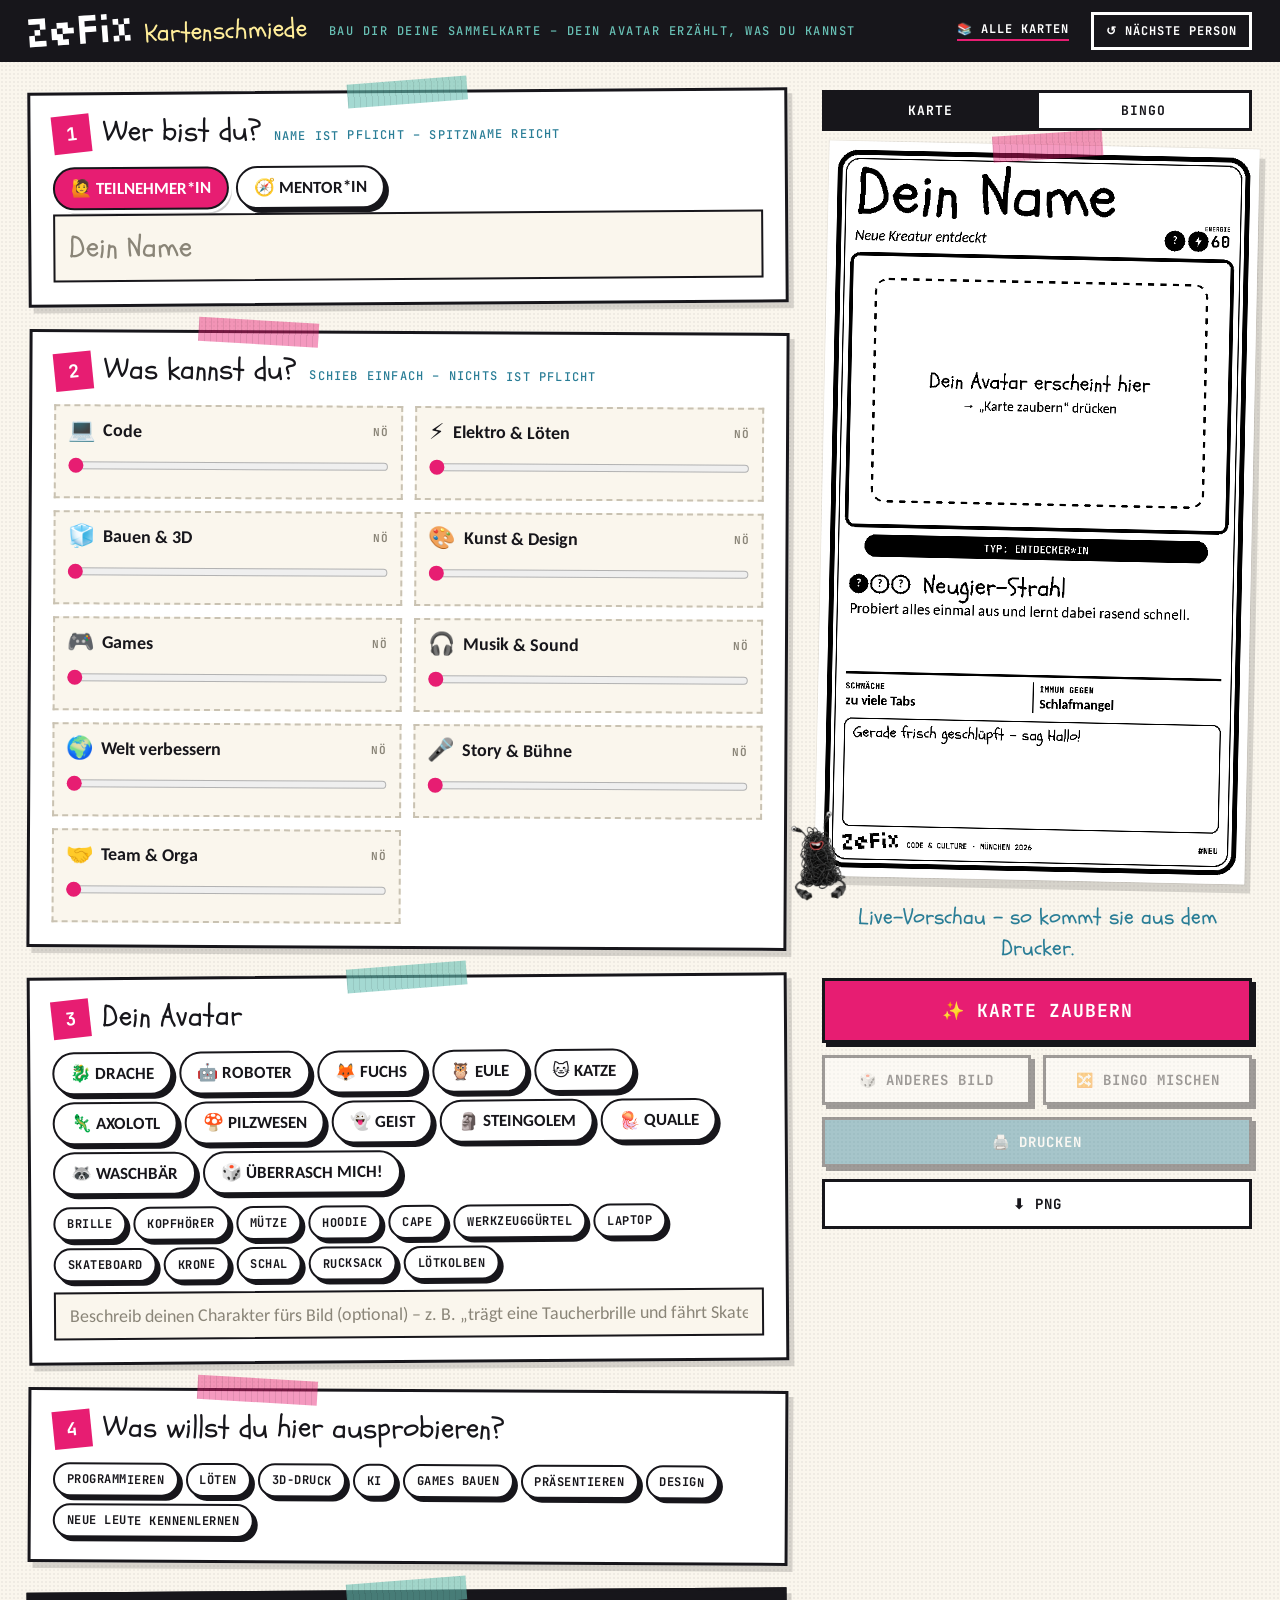
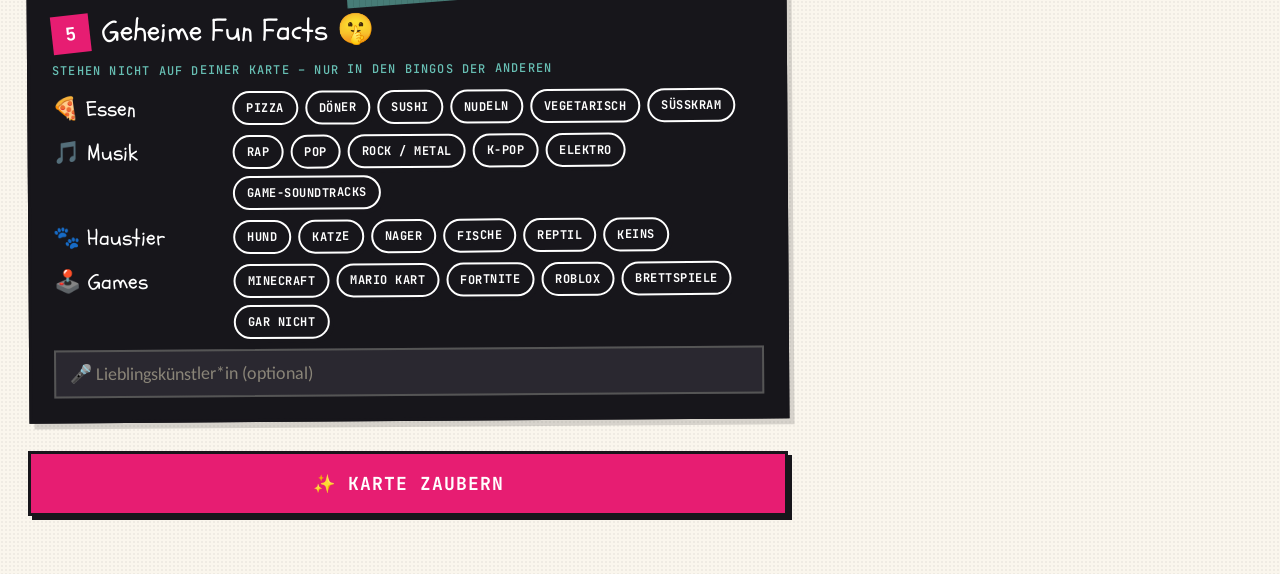
<file: public/index.html>
<!doctype html>
<html lang="de">
<head>
  <meta charset="utf-8">
  <meta name="viewport" content="width=device-width, initial-scale=1">
  <title>ZeFix! Kartenschmiede</title>
  <link rel="icon" href="favicon.svg">
  <link rel="stylesheet" href="style.css">
</head>
<body>
  <header class="top">
    <div class="brand"><img class="wort" src="assets/zefix-wortmarke-weiss.svg" alt="ZeFix!"><span class="claim">Kartenschmiede</span></div>
    <div class="hint">Bau dir deine Sammelkarte – dein Avatar erzählt, was du kannst</div>
    <a class="toplink" href="overview.html">📚 Alle Karten</a>
    <button id="reset" class="ghost" title="Für die nächste Person alles leeren">↺ Nächste Person</button>
  </header>

  <main>
    <section class="form">
      <div class="step">
        <h2><span class="num">1</span> Wer bist du? <small>Name ist Pflicht – Spitzname reicht</small></h2>
        <div id="role" class="chips big"></div>
        <input id="name" maxlength="18" placeholder="Dein Name" autocomplete="off" required>
      </div>

      <div class="step">
        <h2><span class="num">2</span> Was kannst du? <small>Schieb einfach – nichts ist Pflicht</small></h2>
        <div id="skills" class="skills"></div>
      </div>

      <div class="step">
        <h2><span class="num">3</span> Dein Avatar</h2>
        <div id="creatures" class="chips big"></div>
        <div id="extras" class="chips"></div>
        <input id="avatarText" maxlength="100" placeholder="Beschreib deinen Charakter fürs Bild (optional) – z. B. „trägt eine Taucherbrille und fährt Skateboard“">
      </div>

      <div class="step">
        <h2><span class="num">4</span> <span id="learnTitle">Was willst du hier ausprobieren?</span></h2>
        <div id="learn" class="chips"></div>
      </div>

      <div class="step secret">
        <h2><span class="num">5</span> Geheime Fun Facts 🤫 <small>Stehen nicht auf deiner Karte – nur in den Bingos der anderen</small></h2>
        <div id="fun" class="fun"></div>
        <input id="favArtist" maxlength="30" placeholder="🎤 Lieblingskünstler*in (optional)">
      </div>

      <button id="generate2" class="primary inline-generate">✨ Karte zaubern</button>
    </section>

    <aside class="preview">
      <div class="tabs">
        <button id="tabCard" type="button" class="tab on">Karte</button>
        <button id="tabBingo" type="button" class="tab">Bingo</button>
      </div>
      <div class="cardwrap"><canvas id="card" width="696" height="1190"></canvas><img class="mascot" src="assets/zefix-mascot.png" alt=""></div>
      <div class="bingowrap" hidden><canvas id="bingo" width="696" height="906"></canvas></div>
      <div class="status" id="status">Live-Vorschau – so kommt sie aus dem Drucker.</div>
      <div class="actions">
        <button id="generate" class="primary">✨ Karte zaubern</button>
        <button id="newImage" disabled>🎲 Anderes Bild</button>
        <button id="shuffleBingo" disabled>🔀 Bingo mischen</button>
        <button id="print" class="print" disabled>🖨️ Drucken</button>
        <button id="download" class="ghost">⬇︎ PNG</button>
      </div>
    </aside>
  </main>

  <div id="overlay" class="overlay" hidden aria-live="polite">
    <div class="overlay-box">
      <img src="assets/zefix-mascot2-animiert.gif" alt="">
      <div class="overlay-title">Deine Karte wird gezaubert …</div>
      <div class="overlay-step" id="overlayStep">Einen Moment bitte</div>
      <div class="overlay-bar"><div id="overlayBar"></div></div>
      <div class="overlay-time" id="overlayTime">0 Sek.</div>
      <div class="overlay-note">Bitte warten – das dauert ca. 15 Sekunden.</div>
    </div>
  </div>

  <script type="module" src="app.js"></script>
</body>
</html>
</file>
<file: public/style.css>
@import url(assets/fonts/fonts.css);

/* ZeFix! Brand (Piep Gestaltung 06/2026) – übernommen aus ZeFix.org/site/tokens.jsx */
:root {
  --turquoise: #68c0b5;
  --petrol: #297d96;
  --pink: #e71d72;
  --yellow: #ffed99;
  --ink: #17161B;
  --paper: #FAF6ED;
  --paper2: #EFE8D8;
  --hand: "Schoolbell", cursive;
  --body: "Carlito", "Calibri", system-ui, sans-serif;
  --mono: "JetBrains Mono", ui-monospace, monospace;
}
* { box-sizing: border-box; }
html, body { margin: 0; }
body {
  font-family: var(--body); font-size: 17px; color: var(--ink);
  background: var(--paper);
  background-image: radial-gradient(rgba(0,0,0,.045) 1px, transparent 1px);
  background-size: 4px 4px;
  -webkit-font-smoothing: antialiased;
}
::selection { background: var(--yellow); color: var(--ink); }

/* ---------- Kopf ---------- */
.top {
  display: flex; align-items: center; gap: 22px;
  padding: 12px 28px; background: var(--ink); color: #fff;
  position: sticky; top: 0; z-index: 5;
}
.brand { display: flex; align-items: center; gap: 14px; }
.brand img.wort { height: 34px; }
.brand .claim { font-family: var(--hand); font-size: 26px; color: var(--yellow); transform: rotate(-2deg); display: inline-block; }
.hint { flex: 1; font-family: var(--mono); font-size: 12px; letter-spacing: 1.5px; text-transform: uppercase; color: var(--turquoise); }
.top button.ghost { color: #fff; border-color: #fff; background: transparent; }

main { display: grid; grid-template-columns: minmax(0, 1fr) 430px; gap: 34px; padding: 28px; max-width: 1440px; margin: 0 auto; }

/* ---------- Schritte (Sticker-Karten) ---------- */
.step {
  background: #fff; border: 3px solid var(--ink); padding: 20px 22px 22px; margin-bottom: 26px;
  box-shadow: 5px 6px 0 rgba(0,0,0,.14); position: relative;
}
.step:nth-child(odd)  { transform: rotate(-0.4deg); }
.step:nth-child(even) { transform: rotate(0.3deg); }
.step::before { /* Washi-Tape */
  content: ''; position: absolute; top: -13px; left: 50%; width: 120px; height: 24px; margin-left: -60px;
  background: rgba(104, 192, 181, .6); transform: rotate(-4deg);
  background-image: repeating-linear-gradient(90deg, rgba(0,0,0,.08) 0 1px, transparent 1px 6px);
}
.step:nth-child(even)::before { background-color: rgba(231, 29, 114, .45); transform: rotate(3deg); left: 30%; }
.step h2 { margin: 0 0 14px; font-family: var(--hand); font-weight: 400; font-size: 30px; line-height: 1.1; display: flex; align-items: baseline; gap: 12px; flex-wrap: wrap; }
.step h2 small { font-family: var(--mono); font-size: 12px; letter-spacing: 1.2px; text-transform: uppercase; color: var(--petrol); }
.num {
  display: inline-grid; place-items: center; width: 38px; height: 38px; flex: none;
  background: var(--pink); color: #fff; font-family: var(--mono); font-weight: 700; font-size: 18px;
  transform: rotate(-6deg); align-self: center;
}

input:not([type]) {
  width: 100%; font: inherit; font-size: 18px; padding: 11px 14px; margin-top: 10px;
  border: 2px solid var(--ink); background: var(--paper); border-radius: 0;
}
input:not([type])::placeholder { color: #8a8578; }
input:not([type]):focus { outline: none; background: var(--yellow); }
#name { font-family: var(--hand); font-size: 30px; margin-top: 0; }

/* ---------- Skills ---------- */
.skills { display: grid; grid-template-columns: repeat(auto-fill, minmax(290px, 1fr)); gap: 12px; }
.skill { border: 2px dashed #c9c2b2; padding: 10px 12px 12px; background: var(--paper); transition: background .15s, border-color .15s, transform .15s; }
.skill.active { border: 2px solid var(--ink); background: var(--yellow); transform: rotate(-0.6deg); }
.skill-head { display: flex; align-items: center; gap: 8px; font-weight: 700; font-size: 18px; }
.skill-head .emoji { font-size: 22px; }
.skill-head .lvl { margin-left: auto; font-family: var(--mono); font-size: 11px; letter-spacing: 1px; text-transform: uppercase; color: #8a8578; }
.skill.active .lvl { color: var(--pink); font-weight: 700; }
.skill .chips { margin-top: 8px; display: none; }
.skill.active .chips { display: flex; }

input[type=range] { width: 100%; accent-color: var(--pink); margin: 8px 0 0; height: 28px; cursor: pointer; }

/* ---------- Vibes ---------- */
.vibes { display: grid; gap: 8px; }
.vibe { display: grid; grid-template-columns: 180px 1fr 180px; align-items: center; gap: 14px; font-family: var(--hand); font-size: 22px; }
.vibe .r { text-align: right; }
.vibe input[type=range] { accent-color: var(--petrol); }

/* ---------- Chips ---------- */
.chips { display: flex; flex-wrap: wrap; gap: 7px; }
.chip {
  font-family: var(--mono); font-size: 12px; font-weight: 700; letter-spacing: .5px;
  padding: 7px 12px; border-radius: 999px; border: 2px solid var(--ink); background: #fff; color: var(--ink);
  cursor: pointer; user-select: none; transition: transform .1s;
}
.chip:hover { transform: rotate(-2deg) scale(1.04); }
.chip.on { background: var(--petrol); color: #fff; box-shadow: 0 0 0 3px #fff, 3px 4px 0 rgba(0,0,0,.18); }
.chips.big .chip { font-family: var(--body); font-size: 17px; letter-spacing: 0; padding: 9px 16px; }
.chips.big .chip.on { background: var(--pink); }
.chips + .chips { margin-top: 12px; }
.chip.add { border-style: dashed; color: #8a8578; background: transparent; }
.chip-input { font-family: var(--mono); font-size: 12px; padding: 6px 10px; border-radius: 999px; border: 2px dashed var(--pink); width: 140px; background: #fff; }

/* ---------- Vorschau ---------- */
.preview { position: sticky; top: 86px; align-self: start; display: flex; flex-direction: column; align-items: center; gap: 14px; }
.cardwrap { position: relative; width: 100%; transform: rotate(1.2deg); }
.cardwrap::before {
  content: ''; position: absolute; top: -12px; left: 38%; width: 110px; height: 26px; z-index: 2;
  background: rgba(231, 29, 114, .45); transform: rotate(-5deg);
  background-image: repeating-linear-gradient(90deg, rgba(0,0,0,.08) 0 1px, transparent 1px 6px);
}
#card { width: 100%; height: auto; display: block; background: #fff; box-shadow: 6px 9px 0 rgba(0,0,0,.14), 0 0 0 1px rgba(0,0,0,.06); }
.mascot { position: absolute; width: 96px; left: -44px; bottom: -34px; transform: rotate(-8deg); pointer-events: none; z-index: 3; }
.status { font-family: var(--hand); font-size: 22px; min-height: 28px; text-align: center; color: var(--petrol); margin-top: 8px; }
.status.busy { color: var(--pink); }
.status.err { color: #b0003a; }
.actions { display: grid; grid-template-columns: 1fr 1fr; gap: 12px; width: 100%; }

button {
  font-family: var(--mono); font-weight: 700; font-size: 14px; letter-spacing: 1px; text-transform: uppercase;
  padding: 13px 14px; border: 3px solid var(--ink); background: #fff; color: var(--ink);
  cursor: pointer; box-shadow: 4px 4px 0 var(--ink); border-radius: 0;
}
button:hover:not(:disabled) { transform: translate(-1px, -1px); box-shadow: 5px 5px 0 var(--ink); }
button:active:not(:disabled) { transform: translate(3px, 3px); box-shadow: 1px 1px 0 var(--ink); }
button:disabled { opacity: .4; cursor: default; }
button.primary { grid-column: 1 / -1; background: var(--pink); color: #fff; font-size: 18px; padding: 18px; }
button.print { background: var(--petrol); color: #fff; }
button.ghost { box-shadow: none; }
.top button.ghost { font-size: 12px; padding: 8px 12px; }

@media (max-width: 1050px) { main { grid-template-columns: 1fr; } .preview { position: static; } .vibe { grid-template-columns: 1fr; } }

@media print {
  @page { size: 62mm auto; margin: 0; }
  body { background: #fff; }
  body * { visibility: hidden; }
  #printImg, #printImg * { visibility: visible; }
  #printImg { position: absolute; left: 0; top: 0; width: 62mm; }
}

/* ---------- Ergänzungen: Rolle, Fun Facts, Tabs, Übersicht ---------- */
#role { margin-bottom: 4px; }
input.missing { border-color: var(--pink); background: #ffe3ee; animation: wobble .4s; }
@keyframes wobble { 25% { transform: translateX(-6px); } 75% { transform: translateX(6px); } }
.toplink { color: #fff; font-family: var(--mono); font-size: 12px; font-weight: 700; letter-spacing: 1px; text-transform: uppercase; text-decoration: none; border-bottom: 2px solid var(--pink); padding-bottom: 2px; }
.step.secret { background: var(--ink); color: #fff; }
.step.secret h2 small { color: var(--turquoise); }
.step.secret .chip { background: transparent; color: #fff; border-color: #fff; }
.step.secret .chip.on { background: var(--yellow); color: var(--ink); border-color: var(--yellow); box-shadow: none; }
.step.secret input:not([type]) { background: #2a2830; color: #fff; border-color: #555; }
.step.secret input:not([type]):focus { background: #3a3640; }
.fun { display: grid; gap: 10px; }
.fun-group { display: grid; grid-template-columns: 170px 1fr; gap: 10px; align-items: start; }
.fun-label { font-family: var(--hand); font-size: 22px; padding-top: 2px; }
.two { display: grid; grid-template-columns: 1fr 1fr; gap: 10px; }
.tabs { display: flex; gap: 0; align-self: stretch; }
.tab { flex: 1; box-shadow: none; font-size: 13px; padding: 9px; background: #fff; }
.tab + .tab { border-left: 0; }
.tab.on { background: var(--ink); color: #fff; }
.tab:hover:not(:disabled), .tab:active:not(:disabled) { transform: none; box-shadow: none; }
.bingowrap { width: 100%; transform: rotate(-0.8deg); }
#bingo { width: 100%; height: auto; display: block; background: #fff; box-shadow: 6px 9px 0 rgba(0,0,0,.14), 0 0 0 1px rgba(0,0,0,.06); }
.actions #download, .actions #print { grid-column: 1 / -1; }
[hidden] { display: none !important; }

@media print {
  #printArea, #printArea * { visibility: visible; }
  #printArea { position: absolute; left: 0; top: 0; width: 62mm; }
  #printArea img { width: 62mm; display: block; break-after: page; }
}
@media (max-width: 1050px) { .fun-group { grid-template-columns: 1fr; } .two { grid-template-columns: 1fr; } }

/* ---------- Schneller Ablauf + Warte-Overlay ---------- */
.inline-generate { width: 100%; margin: 4px 0 30px; font-size: 22px; padding: 20px; }
.overlay { position: fixed; inset: 0; z-index: 100; display: grid; place-items: center;
  background: rgba(23, 22, 27, .82); backdrop-filter: blur(3px); }
.overlay-box { background: var(--paper); border: 4px solid var(--ink); box-shadow: 8px 10px 0 var(--pink);
  padding: 28px 40px 26px; width: min(520px, 90vw); text-align: center; transform: rotate(-1deg); }
.overlay-box img { width: 220px; max-width: 60%; display: block; margin: 0 auto 6px; }
.overlay-title { font-family: var(--hand); font-size: 38px; line-height: 1.1; }
.overlay-step { font-family: var(--hand); font-size: 26px; color: var(--petrol); margin: 10px 0 14px; min-height: 32px; }
.overlay-bar { height: 16px; border: 3px solid var(--ink); background: #fff; overflow: hidden; }
.overlay-bar > div { height: 100%; width: 0; background: var(--pink); transition: width .8s linear;
  background-image: repeating-linear-gradient(45deg, rgba(255,255,255,.35) 0 8px, transparent 8px 16px); }
.overlay-time { font-family: var(--mono); font-size: 13px; letter-spacing: 1px; margin-top: 8px; color: #6d6875; }
.overlay-note { font-family: var(--mono); font-size: 12px; letter-spacing: 1px; text-transform: uppercase; margin-top: 10px; color: var(--pink); font-weight: 700; }
.step.secret input.missing { color: var(--ink); }
</file>
